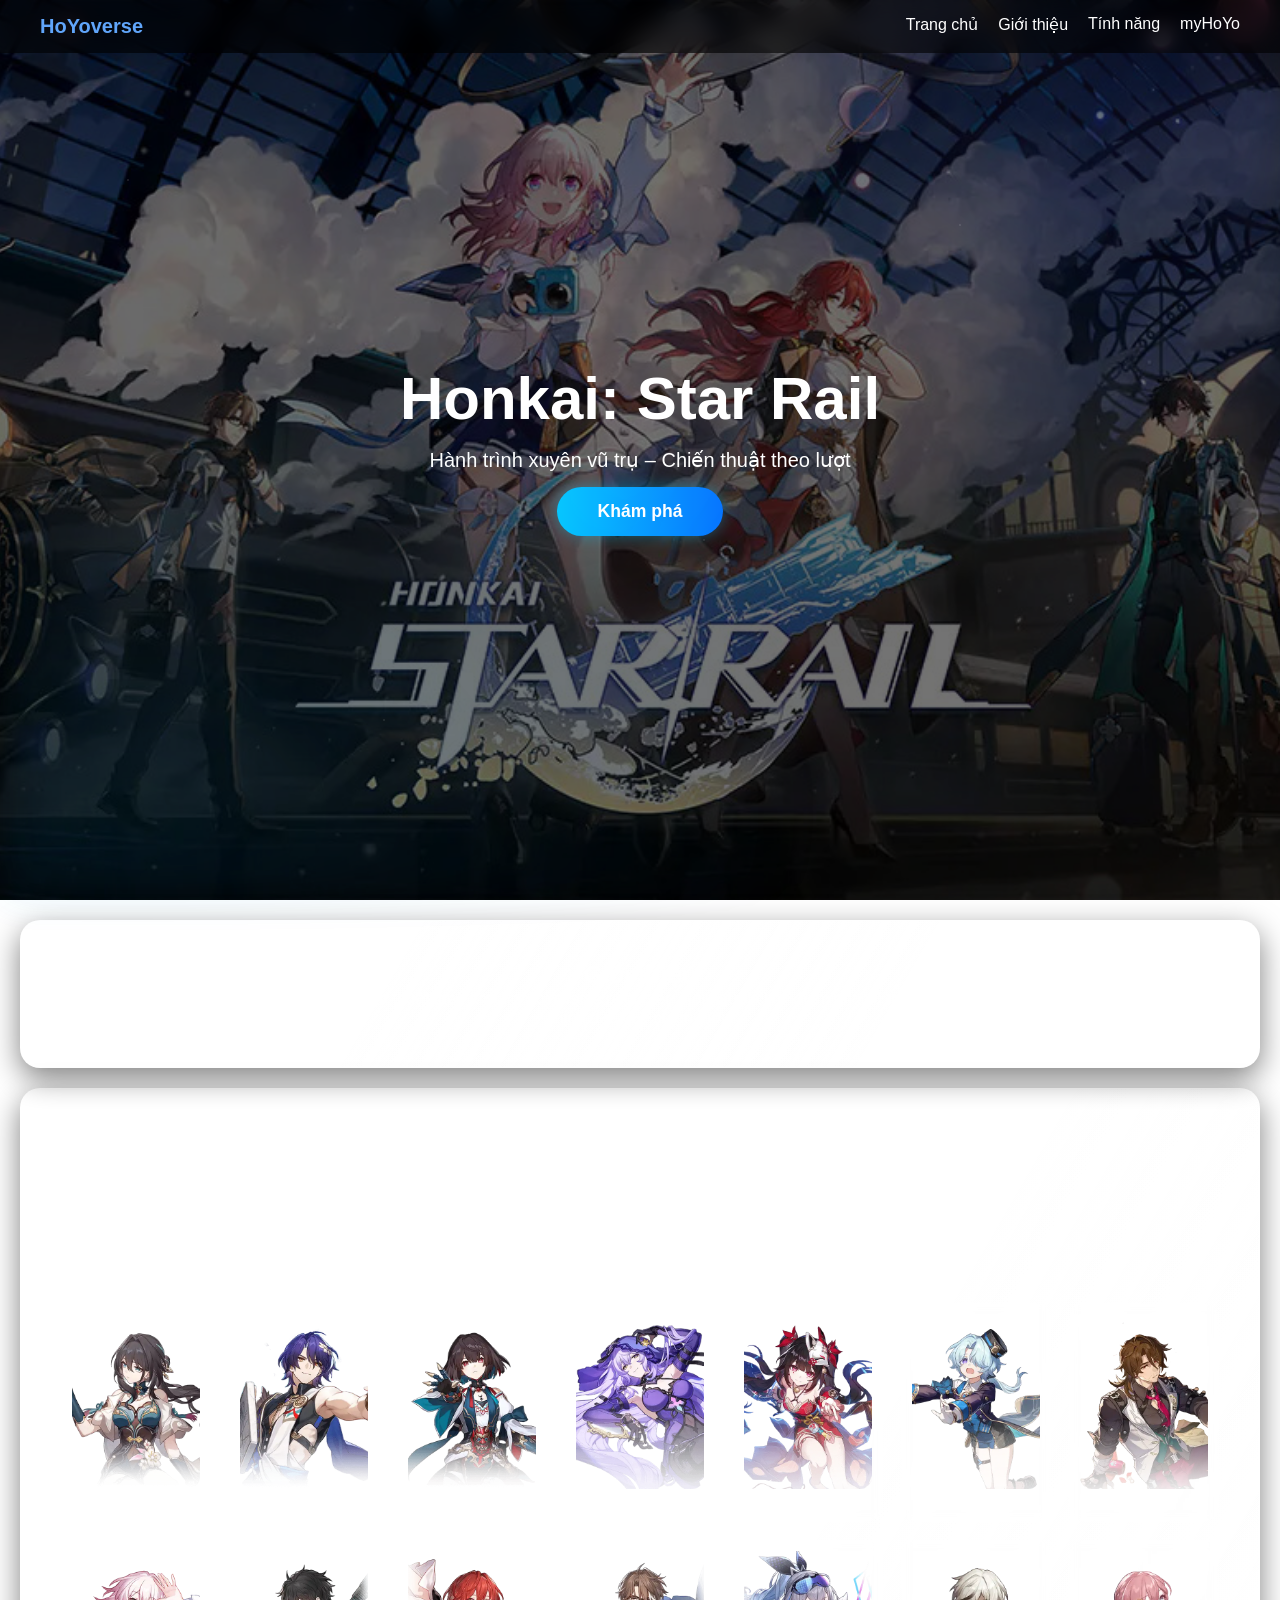
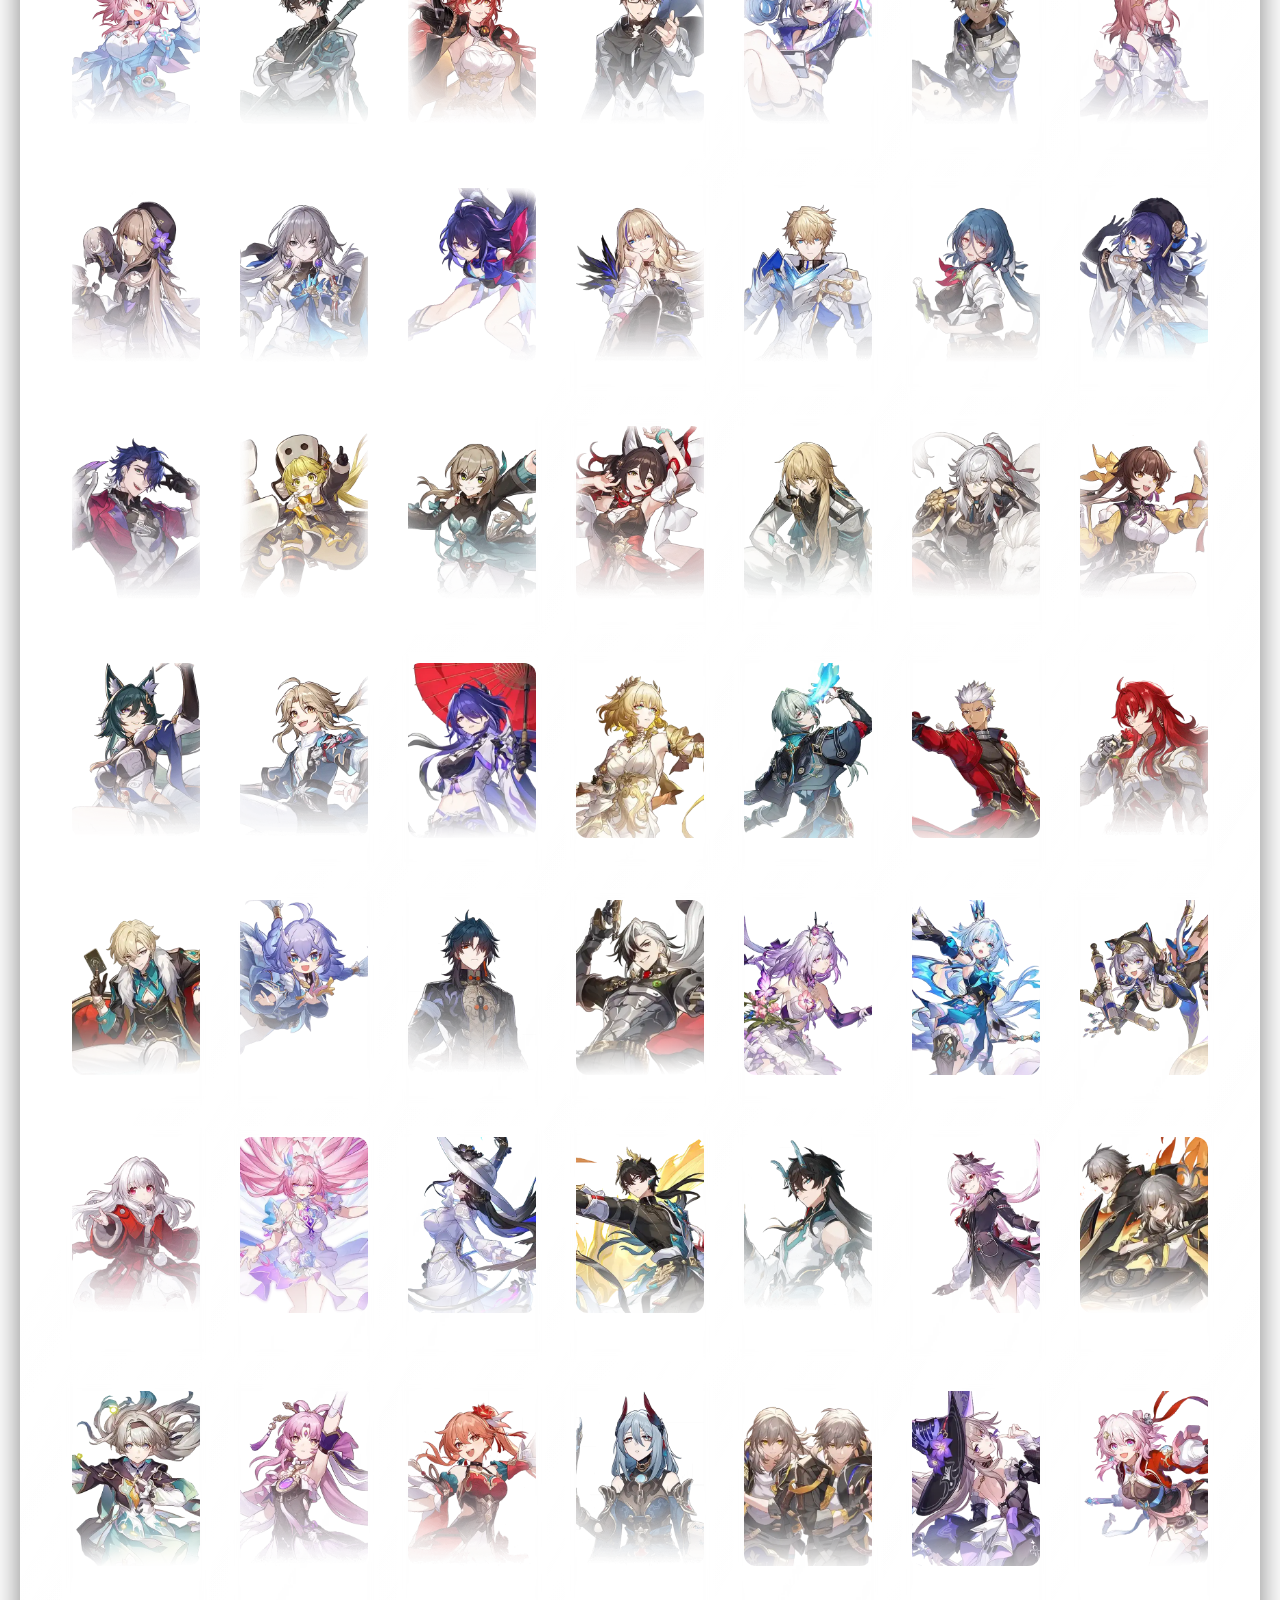
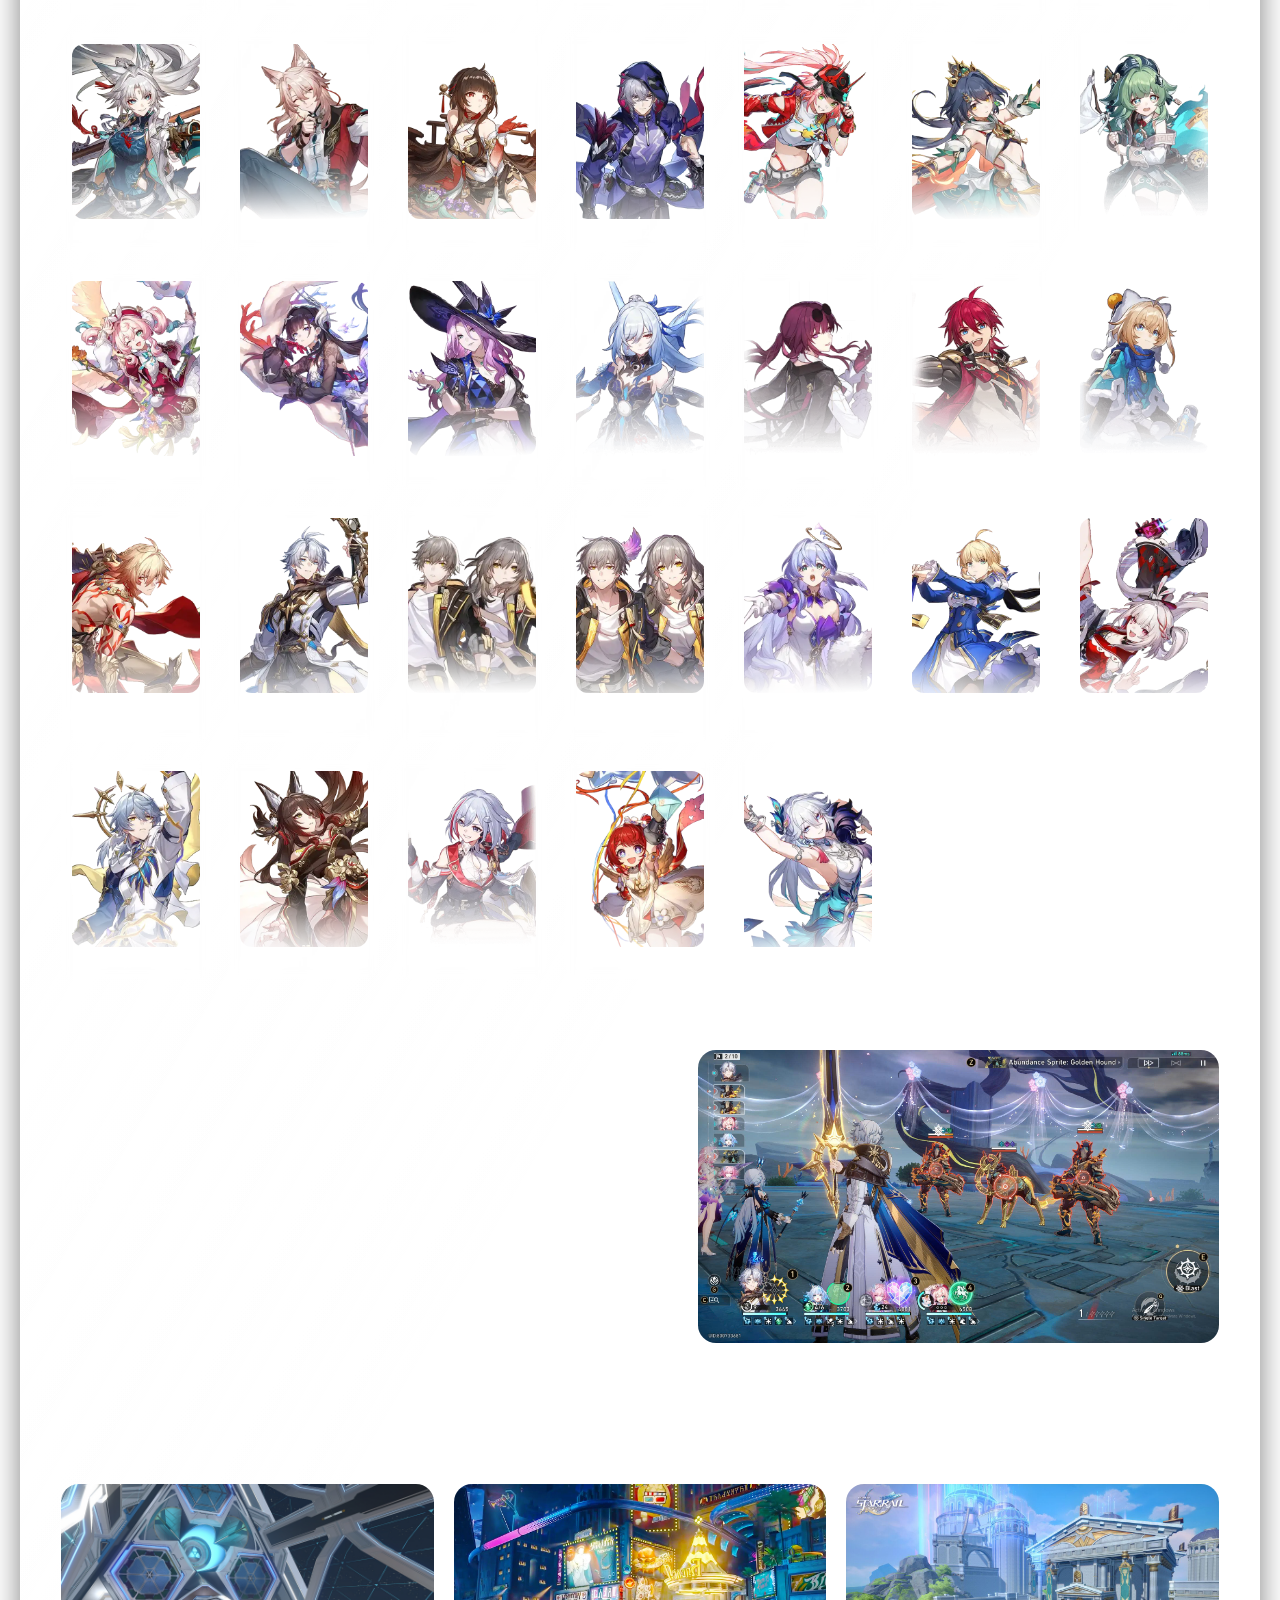
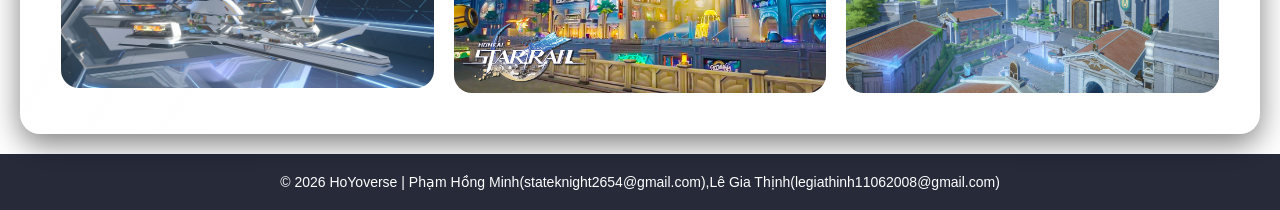
<file: index.html>
<!DOCTYPE html>
<html lang="vi">
<head>
    <meta charset="UTF-8">
    <meta name="viewport" content="width=device-width, initial-scale=1">
    <title>Honkai: Star Rail | HoYoverse</title>
    <link rel="stylesheet" href="style.css">
</head>
<body>

<!-- NAVBAR -->
<nav class="navbar">
    <div class="logo">HoYoverse</div>
    <ul>
        <li><a href="#home">Trang chủ</a></li>
        <li><a href="#intro">Giới thiệu</a></li>
        <li><a href="#features">Tính năng</a></li>
        <li><a href="https://www.hoyoverse.com" target="_blank" rel="noopener noreferrer">myHoYo</a></li>
    </ul>
</nav>

<!-- HERO -->
<section class="hero" id="home">
    <div class="overlay">
        <h1>Honkai: Star Rail</h1>
        <p>Hành trình xuyên vũ trụ – Chiến thuật theo lượt</p>
<button onclick="scrollToIntro()">Khám phá</button>
    </div>
</section>

<!-- INTRO -->
<section class="intro" id="intro">
    <div id="meteor-layer" aria-hidden="true"></div>
    <h2>Giới thiệu</h2>
    <p>
        Honkai: Star Rail là tựa game nhập vai chiến thuật theo lượt
        do HoYoverse phát triển, nơi người chơi khám phá vũ trụ rộng lớn,
        gặp gỡ các nhân vật độc đáo và chiến đấu đầy chiến lược.
    </p>
</section>

<!-- FEATURES -->
<section class="features" id="features">
    <h2>Tính năng nổi bật</h2>

    <!-- NHÂN VẬT (82+) -->
    <div class="feature-block">
        <h3>Nhân vật</h3>
        <p>Hơn 82 nhân vật – bấm vào từng nhân vật để xem thông tin chi tiết.</p>

        <div class="character-grid">
            <!-- COPY DÒNG <a> NÀY ĐỂ THÊM NHÂN VẬT -->
        <a href="character.html?id=ruan-mei">
    <img src="anh/characters/ruan-mei.webp">
    <span>Ruan Mei</span>              
</a>
<a href="character.html?id=dr-ratio">
    <img src="anh/characters/dr-ratio.webp">
    <span>Dr. Ratio</span>              
</a>       
<a href="character.html?id=xueyi">
    <img src="anh/characters/xueyi.webp">
    <span>Xueyi</span>              
</a>       
<a href="character.html?id=black-swan">
    <img src="anh/characters/black-swan.webp">
    <span>Black Swan</span>              
</a>       
<a href="character.html?id=sparkle">
    <img src="anh/characters/sparkle.webp">
    <span>Sparkle</span>              
</a>       
<a href="character.html?id=misha">
    <img src="anh/characters/misha.webp">
    <span>Misha</span>              
</a>       
<a href="character.html?id=gallagher">
    <img src="anh/characters/gallagher.webp">
    <span>Gallagher</span>              
</a>       
<a href="character.html?id=march-7th">
    <img src="anh/characters/march-7th.webp">
    <span>March 7th</span>              
</a>       
<a href="character.html?id=dan-heng">
    <img src="anh/characters/dan-heng.webp">
    <span>Dan Heng</span>              
</a>

<a href="character.html?id=himeko">
    <img src="anh/characters/himeko.webp">
    <span>Himeko</span>              
</a>
<a href="character.html?id=welt">
    <img src="anh/characters/welt.webp">
    <span>Welt</span>              
</a>       
<a href="character.html?id=silver-wolf">
    <img src="anh/characters/silver-wolf.webp">
    <span>Silver Wolf</span>              
</a>       
<a href="character.html?id=arlan">
    <img src="anh/characters/arlan.webp">
    <span>Arlan</span>              
</a>       
<a href="character.html?id=asta">
    <img src="anh/characters/asta.webp">
    <span>Asta</span>              
</a>       
<a href="character.html?id=herta">
    <img src="anh/characters/herta.webp">
    <span>Herta</span>              
</a>       
<a href="character.html?id=bronya">
    <img src="anh/characters/bronya.webp">
    <span>Bronya</span>              
</a>       
<a href="character.html?id=seele">
    <img src="anh/characters/seele.webp">
    <span>Seele</span>              
</a>       
<a href="character.html?id=serval">
    <img src="anh/characters/serval.webp">
    <span>Serval</span>              
</a>       

<a href="character.html?id=gepard">
    <img src="anh/characters/gepard.webp">
    <span>Gepard</span>              
</a>  
<a href="character.html?id=natasha">
    <img src="anh/characters/natasha.webp">
    <span>Natasha</span>              
</a>
<a href="character.html?id=pela">
    <img src="anh/characters/pela.webp">
    <span>Pela</span>              
</a>       
<a href="character.html?id=sampo">
    <img src="anh/characters/sampo.webp">
    <span>Sampo</span>              
</a>       
<a href="character.html?id=hook">
    <img src="anh/characters/hook.webp">
    <span>Hook</span>              
</a>       
<a href="character.html?id=qingque">
    <img src="anh/characters/qingque.webp">
    <span>Qingque</span>              
</a>       
<a href="character.html?id=tingyun">
    <img src="anh/characters/tingyun.webp">
    <span>Tingyun</span>              
</a>       
<a href="character.html?id=luocha">
    <img src="anh/characters/luocha.webp">
    <span>Luocha</span>              
</a>       
<a href="character.html?id=jing-yuan">
    <img src="anh/characters/jing-yuan.webp">
    <span>Jing Yuan</span>              
</a>       

<a href="character.html?id=sushang">
    <img src="anh/characters/sushang.webp">
    <span>Sushang</span>              
</a>
<a href="character.html?id=yukong">
    <img src="anh/characters/yukong.webp">
    <span>Yukong</span>              
</a>              
<a href="character.html?id=yanqing">
    <img src="anh/characters/yanqing.webp">
    <span>Yanqing</span>              
</a>  
<a href="character.html?id=acheron">
    <img src="anh/characters/acheron.webp">
    <span>Acheron</span>              
</a>
<a href="character.html?id=aglaea">
    <img src="anh/characters/aglaea.webp">
    <span>Aglaea</span>              
</a>       
<a href="character.html?id=anaxa">
    <img src="anh/characters/anaxa.webp">
    <span>Anaxa</span>              
</a>       
<a href="character.html?id=archer">
    <img src="anh/characters/archer.webp">
    <span>Archer</span>              
</a>       
<a href="character.html?id=argenti">
    <img src="anh/characters/argenti.webp">
    <span>Argenti</span>              
</a>       
<a href="character.html?id=aventurine">
    <img src="anh/characters/aventurine.webp">
    <span>Aventurine</span>              
</a>       

<a href="character.html?id=bailu">
    <img src="anh/characters/bailu.webp">
    <span>Bailu</span>              
</a>       
<a href="character.html?id=blade">
    <img src="anh/characters/blade.webp">
    <span>Blade</span>              
</a>       
<a href="character.html?id=boothill">
    <img src="anh/characters/boothill.webp">
    <span>Boothill</span>              
</a>       
<a href="character.html?id=castorice">
    <img src="anh/characters/castorice.webp">
    <span>Castorice</span>              
</a>       
<a href="character.html?id=cerydra">
    <img src="anh/characters/cerydra.webp">
    <span>Cerydra</span>              
</a>       
<a href="character.html?id=cipher">
    <img src="anh/characters/cipher.webp">
    <span>Cipher</span>              
</a>       
<a href="character.html?id=clara">
    <img src="anh/characters/clara.webp">
    <span>Clara</span>              
</a>       
<a href="character.html?id=cyrene">
    <img src="anh/characters/cyrene.webp">
    <span>Cyrene</span>              
</a>       
<a href="character.html?id=the-dahlia">
    <img src="anh/characters/the-dahlia.webp">
    <span>The Dahlia</span>              
</a>

<a href="character.html?id=dan-heng-terrae">
    <img src="anh/characters/dan-heng-terrae.webp">
    <span>Dan Heng • Permansor Terrae</span>              
</a> 
<a href="character.html?id=dan-heng-il">
    <img src="anh/characters/dan-heng-il.webp">
    <span>Dan Heng • Imbibitor Lunae</span>              
</a>        
<a href="character.html?id=march-7th-evernight">
    <img src="anh/characters/march-7th-evernight.webp">
    <span>March 7th • Evernight</span>              
</a>       
<a href="character.html?id=trailblazer-preservation">
    <img src="anh/characters/trailblazer-preservation.webp">
    <span>Trailblazer • Preservation</span>              
</a>       
<a href="character.html?id=firefly">
    <img src="anh/characters/firefly.webp">
    <span>Firefly</span>              
</a>  
<a href="character.html?id=fu-xuan">
    <img src="anh/characters/fu-xuan.webp">
    <span>Fu Xuan</span>              
</a>
<a href="character.html?id=guinaifen">
    <img src="anh/characters/guinaifen.webp">
    <span>Guinaifen</span>              
</a>       
<a href="character.html?id=hanya">
    <img src="anh/characters/hanya.webp">
    <span>Hanya</span>              
</a>       
<a href="character.html?id=trailblazer-harmony">
    <img src="anh/characters/trailblazer-harmony.webp">
    <span>Trailblazer • Harmony</span>              
</a>       

<a href="character.html?id=the-herta">
    <img src="anh/characters/the-herta.webp">
    <span>The Herta</span>              
</a>       
<a href="character.html?id=march-7th-hunt">
    <img src="anh/characters/march-7th-hunt.webp">
    <span>March 7th • The Hunt</span>              
</a>       
<a href="character.html?id=feixiao">
    <img src="anh/characters/feixiao.webp">
    <span>Feixiao</span>              
</a>       
<a href="character.html?id=jiaoqiu">
    <img src="anh/characters/jiaoqiu.webp">
    <span>Jiaoqiu</span>              
</a>       
<a href="character.html?id=lingsha">
    <img src="anh/characters/lingsha.webp">
    <span>Lingsha</span>              
</a>       
<a href="character.html?id=moze">
    <img src="anh/characters/moze.webp">
    <span>Moze</span>              
</a>  
<a href="character.html?id=rappa">
    <img src="anh/characters/rappa.webp">
    <span>Rappa</span>              
</a>
<a href="character.html?id=yunli">
    <img src="anh/characters/yunli.webp">
    <span>Yunli</span>              
</a>       
<a href="character.html?id=huohuo">
    <img src="anh/characters/huohuo.webp">
    <span>Huohuo</span>              
</a>       

<a href="character.html?id=hyacine">
    <img src="anh/characters/hyacine.webp">
    <span>Hyacine</span>              
</a>       
<a href="character.html?id=hysilens">
    <img src="anh/characters/hysilens.webp">
    <span>Hysilens</span>              
</a>       
<a href="character.html?id=jade">
    <img src="anh/characters/jade.webp">
    <span>Jade</span>              
</a>       
<a href="character.html?id=jingliu">
    <img src="anh/characters/jingliu.webp">
    <span>Jingliu</span>              
</a>   
<a href="character.html?id=kafka">
    <img src="anh/characters/kafka.webp">
    <span>Kafka</span>              
</a> 
<a href="character.html?id=luka">
    <img src="anh/characters/luka.webp">
    <span>Luka</span>              
</a> 
<a href="character.html?id=lynx">
    <img src="anh/characters/lynx.webp">
    <span>Lynx</span>              
</a>  
<a href="character.html?id=mydei">
    <img src="anh/characters/mydei.webp">
    <span>Mydei</span>              
</a> 
<a href="character.html?id=phainon">
    <img src="anh/characters/phainon.webp">
    <span>Phainon</span>              
</a> 

<a href="character.html?id=trailblazer-destruction">
    <img src="anh/characters/trailblazer-destruction.webp">
    <span>Trailblazer • Destruction</span>              
</a> 
<a href="character.html?id=trailblazer-remembrance">
    <img src="anh/characters/trailblazer-remembrance.webp">
    <span>Trailblazer • Remembrance</span>              
</a> 
<a href="character.html?id=robin">
    <img src="anh/characters/robin.webp">
    <span>Robin</span>              
</a> 
<a href="character.html?id=saber">
    <img src="anh/characters/saber.webp">
    <span>Saber</span>              
</a> 
<a href="character.html?id=sparxie">
    <img src="anh/characters/sparxie.webp">
    <span>Sparxie</span>              
</a> 
<a href="character.html?id=sunday">
    <img src="anh/characters/sunday.webp">
    <span>Sunday</span>              
</a> 
<a href="character.html?id=tingyun-fugue">
    <img src="anh/characters/tingyun-fugue.webp">
    <span>Tingyun • Fugue</span>              
</a> 
<a href="character.html?id=topaz-numby">
    <img src="anh/characters/topaz-numby.webp">
    <span>Topaz & Numby</span>              
</a> 
<a href="character.html?id=tribbie">
    <img src="anh/characters/tribbie.webp">
    <span>Tribbie</span>      
</a> 
<a href="character.html?id=yao-guang">
    <img src="anh/characters/yao-guang.webp">
    <span>Yao Guang</span>
</a>
    </div>
    <!-- LỐI CHƠI -->
    <div class="feature-block reverse">
        <div class="text">
            <h3>Lối chơi</h3>
            <p>Chiến đấu theo lượt, xây dựng đội hình và chiến thuật.</p>
        </div>
        <img src="anh/characters/gameplay.jpg">
    </div>

    <!-- THẾ GIỚI KHOA HỌC VIỄN TƯỞNG -->
    <div class="feature-block">
        <h3>Thế giới khoa học viễn tưởng</h3>
        <p>Những hành tinh với bản đồ và bối cảnh đa dạng.</p>

        <div class="world-grid">
            <img src="anh/characters/map1.png">
            <img src="anh/characters/map2.jpg">
            <img src="anh/characters/map3.jpg">
        </div>
    </div>
</section>

<!-- FOOTER -->
<footer>
    <p>© 2026 HoYoverse | Phạm Hồng Minh(stateknight2654@gmail.com),Lê Gia Thịnh(legiathinh11062008@gmail.com)</p>
</footer>

<script src="characters.js"></script>
<script src="script.js"></script>
</body>
</html>
</file>
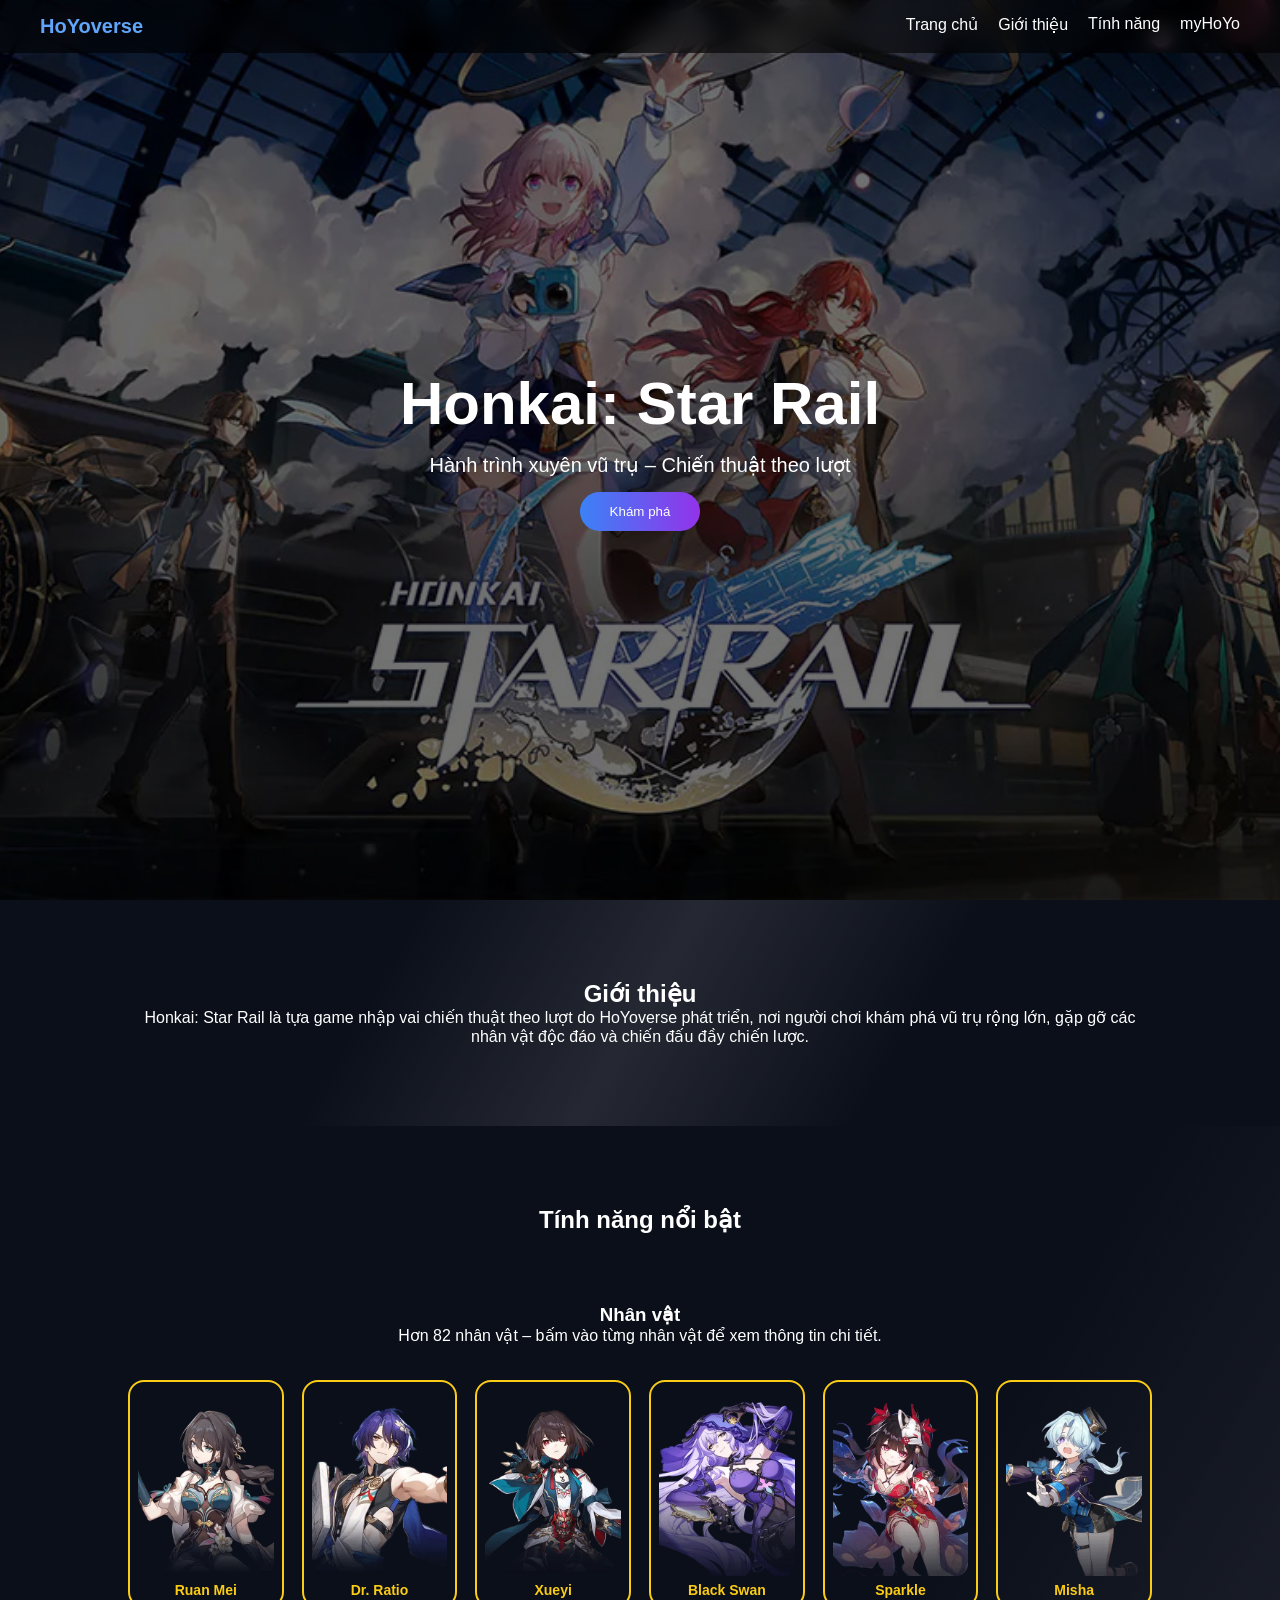
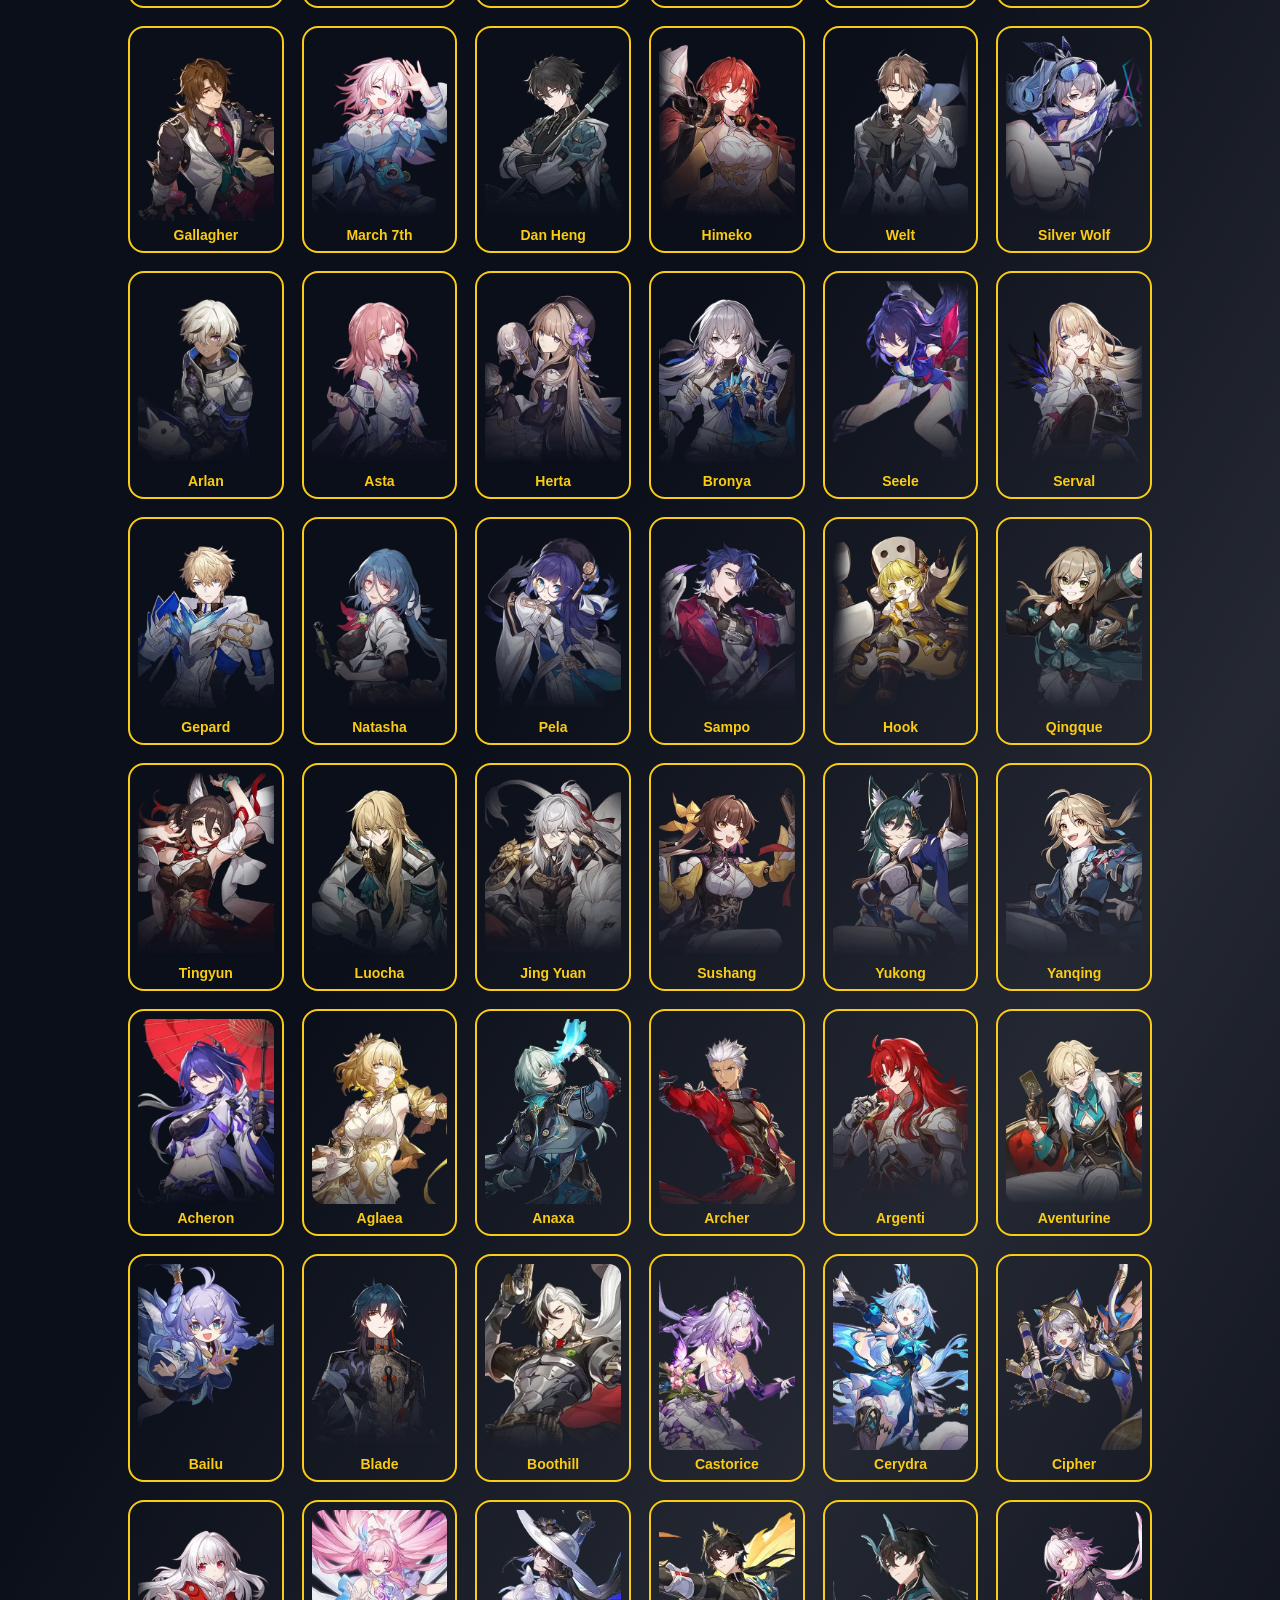
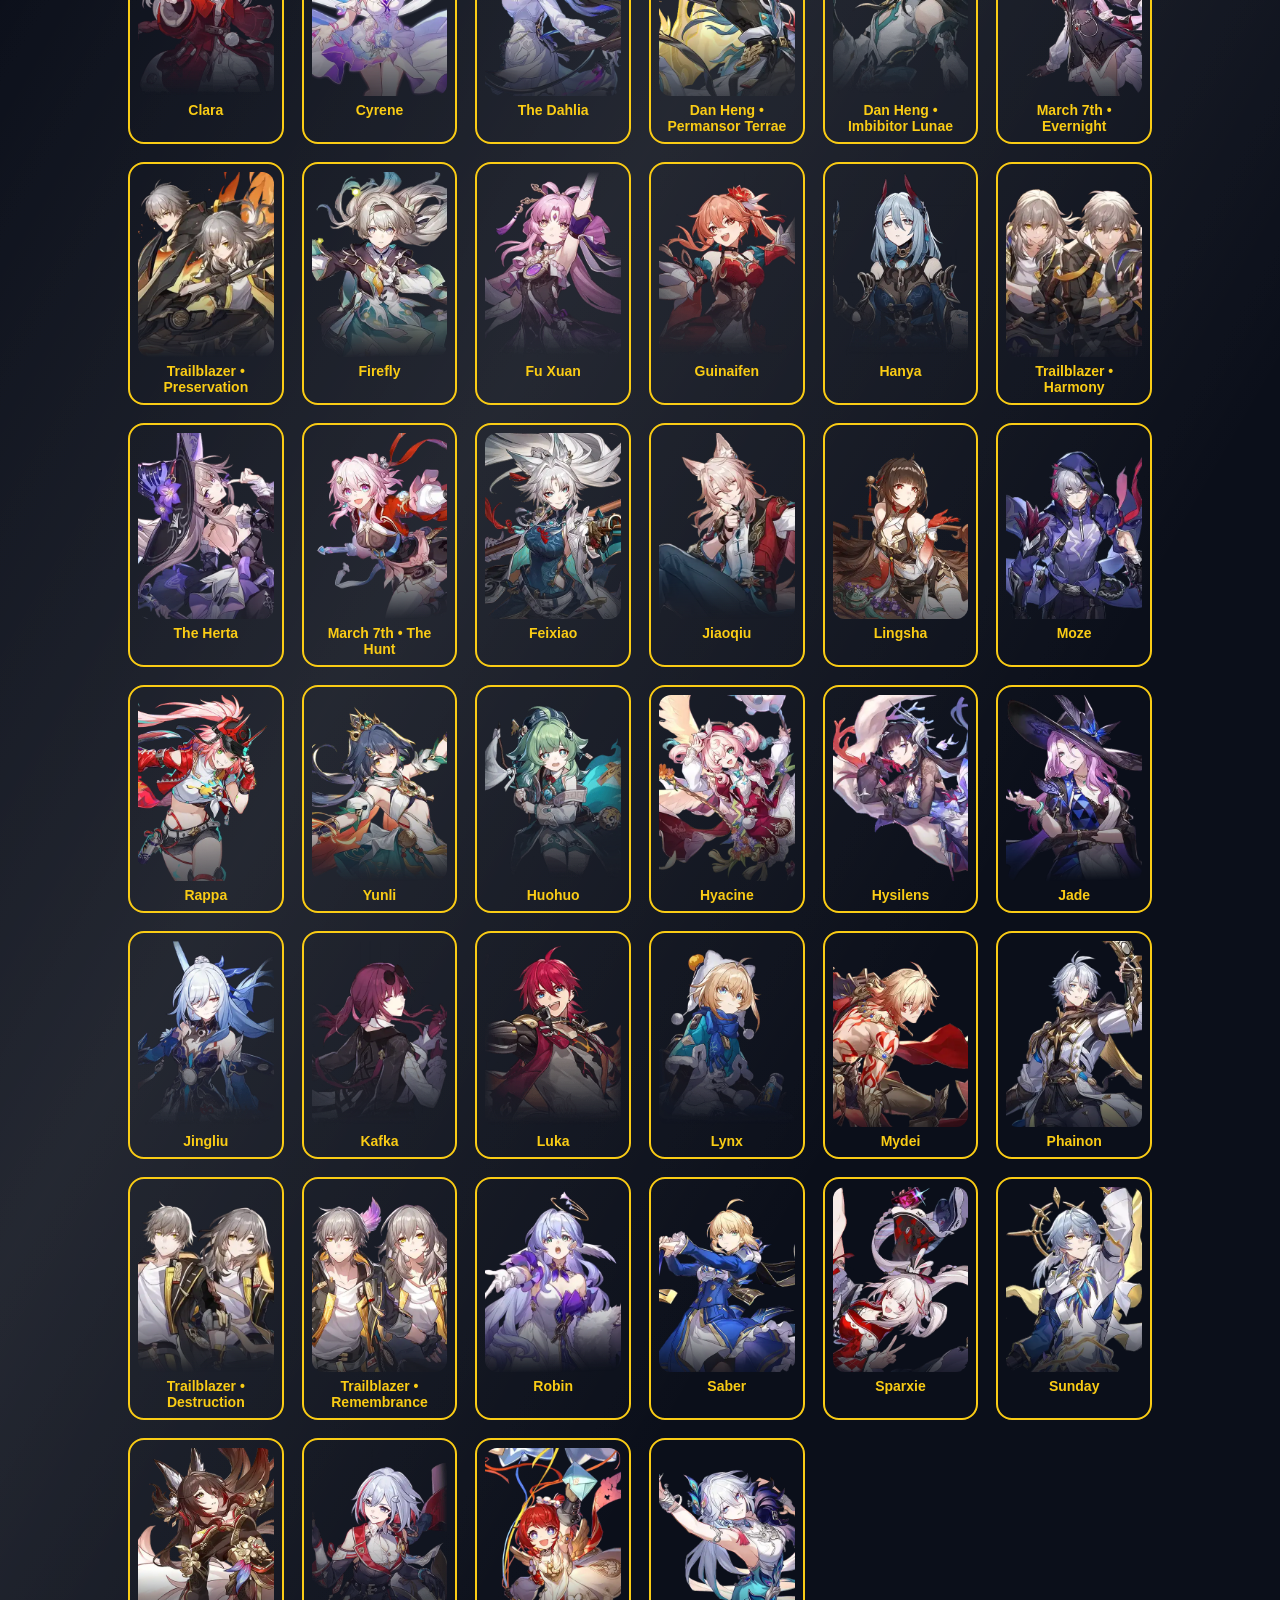
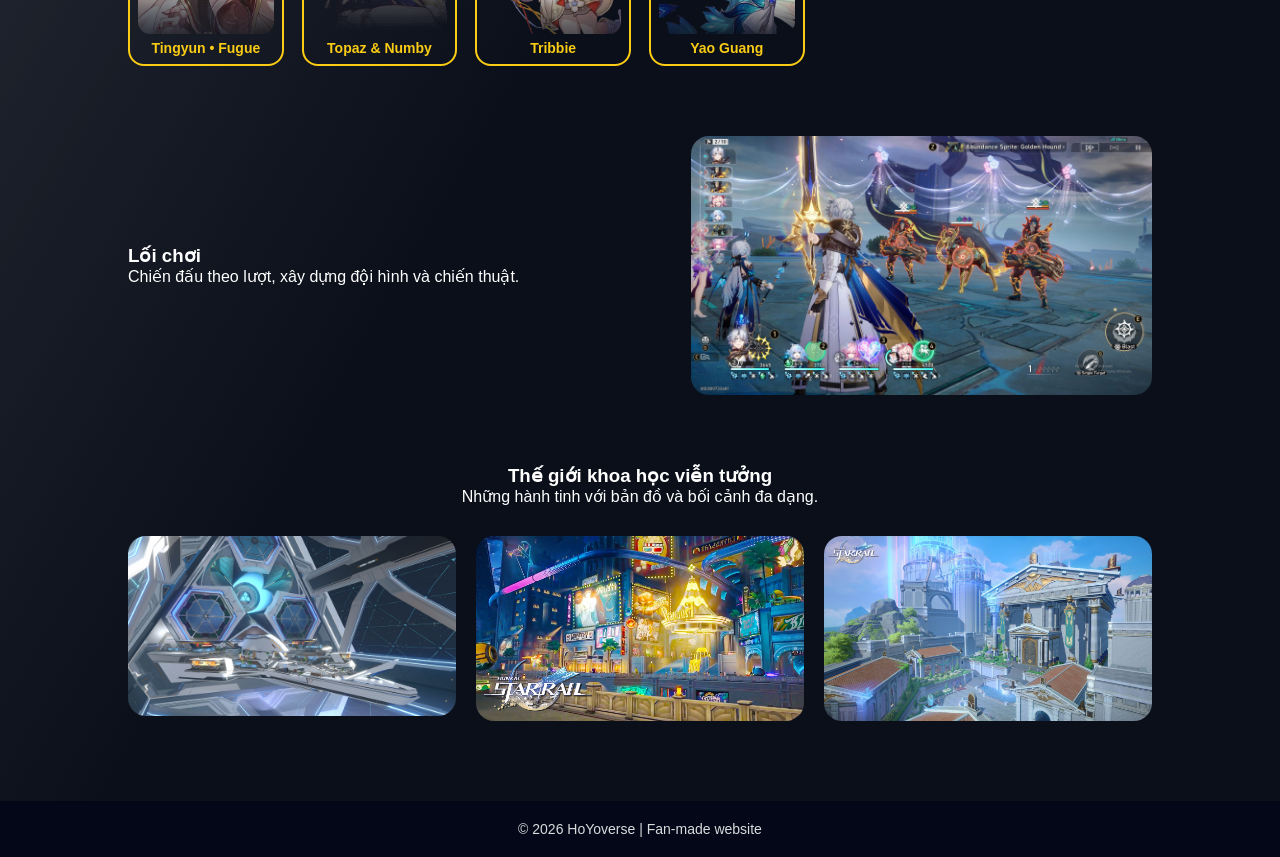
<file: sjokt1(H.minh)/index.html>
<!DOCTYPE html>
<html lang="vi">
<head>
    <meta charset="UTF-8">
    <title>Honkai: Star Rail | HoYoverse</title>
    <link rel="stylesheet" href="style.css">
</head>
<body>

<!-- NAVBAR -->
<nav class="navbar">
    <div class="logo">HoYoverse</div>
    <ul>
        <li><a href="#home">Trang chủ</a></li>
        <li><a href="#intro">Giới thiệu</a></li>
        <li><a href="#features">Tính năng</a></li>
        <li><a href="https://www.hoyoverse.com" target="_blank">myHoYo</a></li>
    </ul>
</nav>

<!-- HERO -->
<section class="hero" id="home">
    <div class="overlay">
        <h1>Honkai: Star Rail</h1>
        <p>Hành trình xuyên vũ trụ – Chiến thuật theo lượt</p>
        <button onclick="scrollToIntro()">Khám phá</button>
    </div>
</section>

<!-- INTRO -->
<section class="intro" id="intro">
    <h2>Giới thiệu</h2>
    <p>
        Honkai: Star Rail là tựa game nhập vai chiến thuật theo lượt
        do HoYoverse phát triển, nơi người chơi khám phá vũ trụ rộng lớn,
        gặp gỡ các nhân vật độc đáo và chiến đấu đầy chiến lược.
    </p>
</section>

<!-- FEATURES -->
<section class="features" id="features">
    <h2>Tính năng nổi bật</h2>

    <!-- NHÂN VẬT (82+) -->
    <div class="feature-block">
        <h3>Nhân vật</h3>
        <p>Hơn 82 nhân vật – bấm vào từng nhân vật để xem thông tin chi tiết.</p>

        <div class="character-grid">
            <!-- COPY DÒNG <a> NÀY ĐỂ THÊM NHÂN VẬT -->
        <a href="character.html?id=ruan-mei">
    <img src="anh/characters/ruan-mei.webp">
    <span>Ruan Mei</span>              
</a>
<a href="character.html?id=dr-ratio">
    <img src="anh/characters/dr-ratio.webp">
    <span>Dr. Ratio</span>              
</a>       
<a href="character.html?id=xueyi">
    <img src="anh/characters/xueyi.webp">
    <span>Xueyi</span>              
</a>       
<a href="character.html?id=black-swan">
    <img src="anh/characters/black-swan.webp">
    <span>Black Swan</span>              
</a>       
<a href="character.html?id=sparkle">
    <img src="anh/characters/sparkle.webp">
    <span>Sparkle</span>              
</a>       
<a href="character.html?id=misha">
    <img src="anh/characters/misha.webp">
    <span>Misha</span>              
</a>       
<a href="character.html?id=gallagher">
    <img src="anh/characters/gallagher.webp">
    <span>Gallagher</span>              
</a>       
<a href="character.html?id=march-7th">
    <img src="anh/characters/march-7th.webp">
    <span>March 7th</span>              
</a>       
<a href="character.html?id=dan-heng">
    <img src="anh/characters/dan-heng.webp">
    <span>Dan Heng</span>              
</a>

<a href="character.html?id=himeko">
    <img src="anh/characters/himeko.webp">
    <span>Himeko</span>              
</a>
<a href="character.html?id=welt">
    <img src="anh/characters/welt.webp">
    <span>Welt</span>              
</a>       
<a href="character.html?id=silver-wolf">
    <img src="anh/characters/silver-wolf.webp">
    <span>Silver Wolf</span>              
</a>       
<a href="character.html?id=arlan">
    <img src="anh/characters/arlan.webp">
    <span>Arlan</span>              
</a>       
<a href="character.html?id=asta">
    <img src="anh/characters/asta.webp">
    <span>Asta</span>              
</a>       
<a href="character.html?id=herta">
    <img src="anh/characters/herta.webp">
    <span>Herta</span>              
</a>       
<a href="character.html?id=bronya">
    <img src="anh/characters/bronya.webp">
    <span>Bronya</span>              
</a>       
<a href="character.html?id=seele">
    <img src="anh/characters/seele.webp">
    <span>Seele</span>              
</a>       
<a href="character.html?id=serval">
    <img src="anh/characters/serval.webp">
    <span>Serval</span>              
</a>       

<a href="character.html?id=gepard">
    <img src="anh/characters/gepard.webp">
    <span>Gepard</span>              
</a>  
<a href="character.html?id=natasha">
    <img src="anh/characters/natasha.webp">
    <span>Natasha</span>              
</a>
<a href="character.html?id=pela">
    <img src="anh/characters/pela.webp">
    <span>Pela</span>              
</a>       
<a href="character.html?id=sampo">
    <img src="anh/characters/sampo.webp">
    <span>Sampo</span>              
</a>       
<a href="character.html?id=hook">
    <img src="anh/characters/hook.webp">
    <span>Hook</span>              
</a>       
<a href="character.html?id=qingque">
    <img src="anh/characters/qingque.webp">
    <span>Qingque</span>              
</a>       
<a href="character.html?id=tingyun">
    <img src="anh/characters/tingyun.webp">
    <span>Tingyun</span>              
</a>       
<a href="character.html?id=luocha">
    <img src="anh/characters/luocha.webp">
    <span>Luocha</span>              
</a>       
<a href="character.html?id=jing-yuan">
    <img src="anh/characters/jing-yuan.webp">
    <span>Jing Yuan</span>              
</a>       

<a href="character.html?id=sushang">
    <img src="anh/characters/sushang.webp">
    <span>Sushang</span>              
</a>
<a href="character.html?id=yukong">
    <img src="anh/characters/yukong.webp">
    <span>Yukong</span>              
</a>              
<a href="character.html?id=yanqing">
    <img src="anh/characters/yanqing.webp">
    <span>Yanqing</span>              
</a>  
<a href="character.html?id=acheron">
    <img src="anh/characters/acheron.webp">
    <span>Acheron</span>              
</a>
<a href="character.html?id=aglaea">
    <img src="anh/characters/aglaea.webp">
    <span>Aglaea</span>              
</a>       
<a href="character.html?id=anaxa">
    <img src="anh/characters/anaxa.webp">
    <span>Anaxa</span>              
</a>       
<a href="character.html?id=archer">
    <img src="anh/characters/archer.webp">
    <span>Archer</span>              
</a>       
<a href="character.html?id=argenti">
    <img src="anh/characters/argenti.webp">
    <span>Argenti</span>              
</a>       
<a href="character.html?id=aventurine">
    <img src="anh/characters/aventurine.webp">
    <span>Aventurine</span>              
</a>       

<a href="character.html?id=bailu">
    <img src="anh/characters/bailu.webp">
    <span>Bailu</span>              
</a>       
<a href="character.html?id=blade">
    <img src="anh/characters/blade.webp">
    <span>Blade</span>              
</a>       
<a href="character.html?id=boothill">
    <img src="anh/characters/boothill.webp">
    <span>Boothill</span>              
</a>       
<a href="character.html?id=castorice">
    <img src="anh/characters/castorice.webp">
    <span>Castorice</span>              
</a>       
<a href="character.html?id=cerydra">
    <img src="anh/characters/cerydra.webp">
    <span>Cerydra</span>              
</a>       
<a href="character.html?id=cipher">
    <img src="anh/characters/cipher.webp">
    <span>Cipher</span>              
</a>       
<a href="character.html?id=clara">
    <img src="anh/characters/clara.webp">
    <span>Clara</span>              
</a>       
<a href="character.html?id=cyrene">
    <img src="anh/characters/cyrene.webp">
    <span>Cyrene</span>              
</a>       
<a href="character.html?id=the-dahlia">
    <img src="anh/characters/the-dahlia.webp">
    <span>The Dahlia</span>              
</a>

<a href="character.html?id=dan-heng-terrae">
    <img src="anh/characters/dan-heng-terrae.webp">
    <span>Dan Heng • Permansor Terrae</span>              
</a> 
<a href="character.html?id=dan-heng-il">
    <img src="anh/characters/dan-heng-il.webp">
    <span>Dan Heng • Imbibitor Lunae</span>              
</a>        
<a href="character.html?id=march-7th-evernight">
    <img src="anh/characters/march-7th-evernight.webp">
    <span>March 7th • Evernight</span>              
</a>       
<a href="character.html?id=trailblazer-preservation">
    <img src="anh/characters/trailblazer-preservation.webp">
    <span>Trailblazer • Preservation</span>              
</a>       
<a href="character.html?id=firefly">
    <img src="anh/characters/firefly.webp">
    <span>Firefly</span>              
</a>  
<a href="character.html?id=fu-xuan">
    <img src="anh/characters/fu-xuan.webp">
    <span>Fu Xuan</span>              
</a>
<a href="character.html?id=guinaifen">
    <img src="anh/characters/guinaifen.webp">
    <span>Guinaifen</span>              
</a>       
<a href="character.html?id=hanya">
    <img src="anh/characters/hanya.webp">
    <span>Hanya</span>              
</a>       
<a href="character.html?id=trailblazer-harmony">
    <img src="anh/characters/trailblazer-harmony.webp">
    <span>Trailblazer • Harmony</span>              
</a>       

<a href="character.html?id=the-herta">
    <img src="anh/characters/the-herta.webp">
    <span>The Herta</span>              
</a>       
<a href="character.html?id=march-7th-hunt">
    <img src="anh/characters/march-7th-hunt.webp">
    <span>March 7th • The Hunt</span>              
</a>       
<a href="character.html?id=feixiao">
    <img src="anh/characters/feixiao.webp">
    <span>Feixiao</span>              
</a>       
<a href="character.html?id=jiaoqiu">
    <img src="anh/characters/jiaoqiu.webp">
    <span>Jiaoqiu</span>              
</a>       
<a href="character.html?id=lingsha">
    <img src="anh/characters/lingsha.webp">
    <span>Lingsha</span>              
</a>       
<a href="character.html?id=moze">
    <img src="anh/characters/moze.webp">
    <span>Moze</span>              
</a>  
<a href="character.html?id=rappa">
    <img src="anh/characters/rappa.webp">
    <span>Rappa</span>              
</a>
<a href="character.html?id=yunli">
    <img src="anh/characters/yunli.webp">
    <span>Yunli</span>              
</a>       
<a href="character.html?id=huohuo">
    <img src="anh/characters/huohuo.webp">
    <span>Huohuo</span>              
</a>       

<a href="character.html?id=hyacine">
    <img src="anh/characters/hyacine.webp">
    <span>Hyacine</span>              
</a>       
<a href="character.html?id=hysilens">
    <img src="anh/characters/hysilens.webp">
    <span>Hysilens</span>              
</a>       
<a href="character.html?id=jade">
    <img src="anh/characters/jade.webp">
    <span>Jade</span>              
</a>       
<a href="character.html?id=jingliu">
    <img src="anh/characters/jingliu.webp">
    <span>Jingliu</span>              
</a>   
<a href="character.html?id=kafka">
    <img src="anh/characters/kafka.webp">
    <span>Kafka</span>              
</a> 
<a href="character.html?id=luka">
    <img src="anh/characters/luka.webp">
    <span>Luka</span>              
</a> 
<a href="character.html?id=lynx">
    <img src="anh/characters/lynx.webp">
    <span>Lynx</span>              
</a>  
<a href="character.html?id=mydei">
    <img src="anh/characters/mydei.webp">
    <span>Mydei</span>              
</a> 
<a href="character.html?id=phainon">
    <img src="anh/characters/phainon.webp">
    <span>Phainon</span>              
</a> 

<a href="character.html?id=trailblazer-destruction">
    <img src="anh/characters/trailblazer-destruction.webp">
    <span>Trailblazer • Destruction</span>              
</a> 
<a href="character.html?id=trailblazer-remembrance">
    <img src="anh/characters/trailblazer-remembrance.webp">
    <span>Trailblazer • Remembrance</span>              
</a> 
<a href="character.html?id=robin">
    <img src="anh/characters/robin.webp">
    <span>Robin</span>              
</a> 
<a href="character.html?id=saber">
    <img src="anh/characters/saber.webp">
    <span>Saber</span>              
</a> 
<a href="character.html?id=sparxie">
    <img src="anh/characters/sparxie.webp">
    <span>Sparxie</span>              
</a> 
<a href="character.html?id=sunday">
    <img src="anh/characters/sunday.webp">
    <span>Sunday</span>              
</a> 
<a href="character.html?id=tingyun-fugue">
    <img src="anh/characters/tingyun-fugue.webp">
    <span>Tingyun • Fugue</span>              
</a> 
<a href="character.html?id=topaz-numby">
    <img src="anh/characters/topaz-numby.webp">
    <span>Topaz & Numby</span>              
</a> 
<a href="character.html?id=tribbie">
    <img src="anh/characters/tribbie.webp">
    <span>Tribbie</span>      
</a> 
<a href="character.html?id=yao-guang">
    <img src="anh/characters/yao-guang.webp">
    <span>Yao Guang</span>
</a>
    </div>
    <!-- LỐI CHƠI -->
    <div class="feature-block reverse">
        <div class="text">
            <h3>Lối chơi</h3>
            <p>Chiến đấu theo lượt, xây dựng đội hình và chiến thuật.</p>
        </div>
        <img src="anh/characters/gameplay.jpg">
    </div>

    <!-- THẾ GIỚI KHOA HỌC VIỄN TƯỞNG -->
    <div class="feature-block">
        <h3>Thế giới khoa học viễn tưởng</h3>
        <p>Những hành tinh với bản đồ và bối cảnh đa dạng.</p>

        <div class="world-grid">
            <img src="anh/characters/map1.png">
            <img src="anh/characters/map2.jpg">
            <img src="anh/characters/map3.jpg">
        </div>
    </div>
</section>

<!-- FOOTER -->
<footer>
    <p>© 2026 HoYoverse | Fan-made website</p>
</footer>

<script src="script.js"></script>
</body>
</html>
</file>
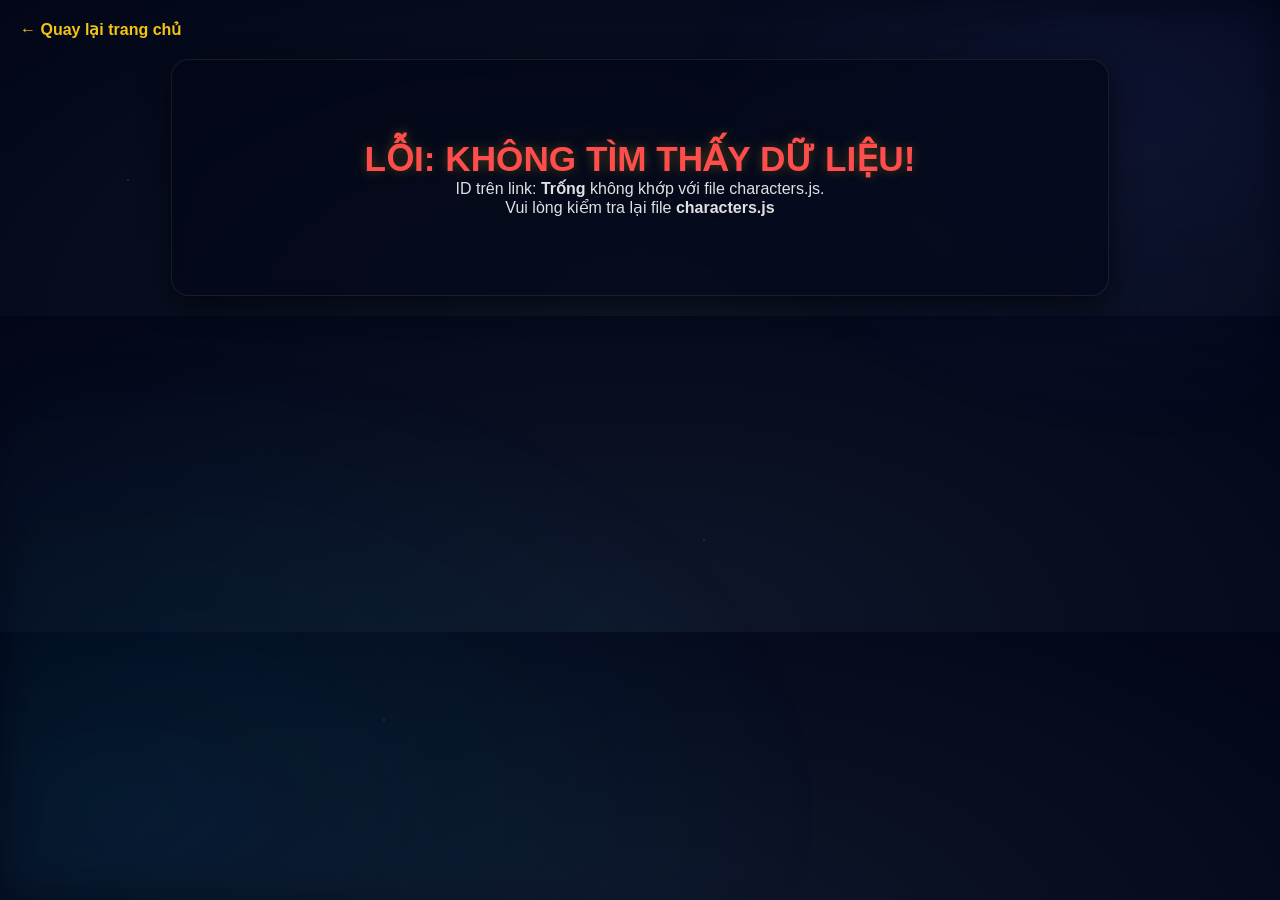
<file: character.html>
<!DOCTYPE html>
<html lang="vi">
<head>
    <meta charset="UTF-8">
    <meta name="viewport" content="width=device-width, initial-scale=1">
    <title>Thông tin nhân vật</title>
    <style>
        body { background: radial-gradient(ellipse at bottom, #0f172a 0%, #020617 100%); color: white; font-family: "Segoe UI", Arial, sans-serif; margin: 0; padding: 20px; position: relative; }
        body::before { content: ""; position: fixed; inset: 0; background: radial-gradient(1200px 800px at 10% 90%, rgba(14,165,233,0.12), transparent 60%), radial-gradient(800px 600px at 90% 10%, rgba(99,102,241,0.12), transparent 60%); filter: blur(20px); opacity: 0.8; pointer-events: none; z-index: 0; animation: nebula 24s linear infinite alternate; }
        body::after { content: ""; position: fixed; inset: 0; background-image: radial-gradient(2px 2px at 10% 20%, rgba(255,255,255,0.7), transparent 60%), radial-gradient(2px 2px at 30% 80%, rgba(255,255,255,0.6), transparent 60%), radial-gradient(2px 2px at 75% 25%, rgba(255,255,255,0.7), transparent 60%), radial-gradient(2px 2px at 55% 60%, rgba(255,255,255,0.6), transparent 60%); opacity: 0.35; pointer-events: none; z-index: 0; animation: starDrift 40s linear infinite; }
        @keyframes nebula { from { transform: translate3d(0,0,0) scale(1);} to { transform: translate3d(0,-10px,0) scale(1.02);} }
        @keyframes starDrift { from { transform: translate3d(0,0,0);} to { transform: translate3d(0,-30px,0);} }
        .container { position: relative; z-index: 1; max-width: 880px; margin: auto; padding: 28px; border: 1px solid rgba(255,255,255,0.08); border-radius: 18px; background: rgba(2,6,23,0.6); backdrop-filter: blur(10px); box-shadow: 0 10px 30px rgba(0,0,0,0.6); }
        
        .header { display: flex; gap: 20px; align-items: center; border-bottom: 2px solid #f3c316; padding-bottom: 20px; margin-bottom: 10px; }
        .char-portrait { width: 140px; height: 140px; border-radius: 12px; border: 2px solid #f3c316; object-fit: cover; box-shadow: 0 0 20px rgba(243,195,22,0.35); }
        
        .build-section { 
            margin-top: 15px; 
            background: rgba(21,24,33,0.8); 
            padding: 15px 20px; 
            border-radius: 12px; 
            display: flex; 
            justify-content: space-between; 
            align-items: center; 
        }
        
        .build-info { flex: 1; }
        h1 { color: #f3c316; margin: 0; font-size: 2.2em; text-shadow: 0 0 12px rgba(243,195,22,0.3); }
        h3 { color: #f3c316; margin: 0 0 5px 0; font-size: 1.1em; }
        p { margin: 0; color: #e0e0e0; }

        .build-img { 
            width: 70px; 
            height: 70px; 
            object-fit: contain; 
            background: rgba(0,0,0,0.25); 
            border-radius: 10px; 
            padding: 5px;
            margin-left: 15px;
            border: 1px solid rgba(255,255,255,0.08);
            box-shadow: 0 0 12px rgba(255,255,255,0.12);
        }

        .back-btn { display: inline-block; margin-bottom: 20px; color: #f3c316; text-decoration: none; font-weight: bold; }
        .error-box { text-align: center; padding: 50px; }

        @media (max-width: 768px) {
            .header { flex-direction: column; text-align: center; }
            .char-portrait { width: 120px; height: 120px; }
            .build-section { flex-direction: column; gap: 10px; align-items: flex-start; }
            .build-img { margin-left: 0; }
        }
    </style>
</head>
<body>

    <a href="index.html" class="back-btn">← Quay lại trang chủ</a>

    <div id="content" class="container">
        <h1 style="text-align:center;">Đang tải dữ liệu...</h1>
    </div>

    <script src="characters.js"></script> 
    <script>
        window.onload = function() {
            const params = new URLSearchParams(window.location.search);
            const charId = params.get('id');
            const display = document.getElementById('content');

            // Kiểm tra dữ liệu
            if (typeof characterData !== 'undefined' && charId && characterData[charId]) {
                const data = characterData[charId];

                // Logic chọn ID ảnh: Nếu có relic_id thì dùng, không thì dùng charId làm mặc định
                const rID = data.relic_id || charId;
                const pID = data.planar_id || charId;

                display.innerHTML = `
                    <div class="header">
                        <img src="anh/characters/${charId}.webp" class="char-portrait" loading="lazy" alt="${data.name}" onerror="this.src='anh/characters/default.webp'">
                        <div class="info">
                            <h1>${data.name}</h1>
                            <p>Vận mệnh: <b>${data.path}</b> | Thuộc tính: <b>${data.element}</b></p>
                        </div>
                    </div>

                    <div class="build-section">
                        <div class="build-info">
                            <h3>🛡️ Di Vật khuyên dùng:</h3>
                            <p>${data.relics}</p>
                        </div>
                        <img src="anh/items/relics/${rID}.webp" class="build-img" loading="lazy" alt="Di Vật" onerror="this.style.display='none'">
                    </div>

                    <div class="build-section">
                        <div class="build-info">
                            <h3>💎 Phụ Kiện Vị Diện:</h3>
                            <p>${data.ornaments}</p>
                        </div>
                        <img src="anh/items/ornaments/${pID}.webp" class="build-img" loading="lazy" alt="Phụ Kiện Vị Diện" onerror="this.style.display='none'">
                    </div>

                    <div class="build-section">
                        <div class="build-info">
                            <h3>⚔️ Nón Ánh Sáng:</h3>
                            <p>${data.lightCone}</p>
                        </div>
                        <img src="anh/items/lightcones/${charId}.webp" class="build-img" loading="lazy" alt="Nón Ánh Sáng" onerror="this.style.display='none'">
                    </div>

                    <div class="build-section">
                        <div class="build-info">
                            <h3>📊 Chỉ số ưu tiên:</h3>
                            <p>${data.stats}</p>
                        </div>
                    </div>
                `;
            } else {
                display.innerHTML = `
                    <div class="error-box">
                        <h1 style="color: #ff4d4d;">LỖI: KHÔNG TÌM THẤY DỮ LIỆU!</h1>
                        <p>ID trên link: <b>${charId || 'Trống'}</b> không khớp với file characters.js.</p>
                        <p>Vui lòng kiểm tra lại file <b>characters.js</b></p>
                    </div>`;
            }
        };
    </script>
</body>
</html>
</file>
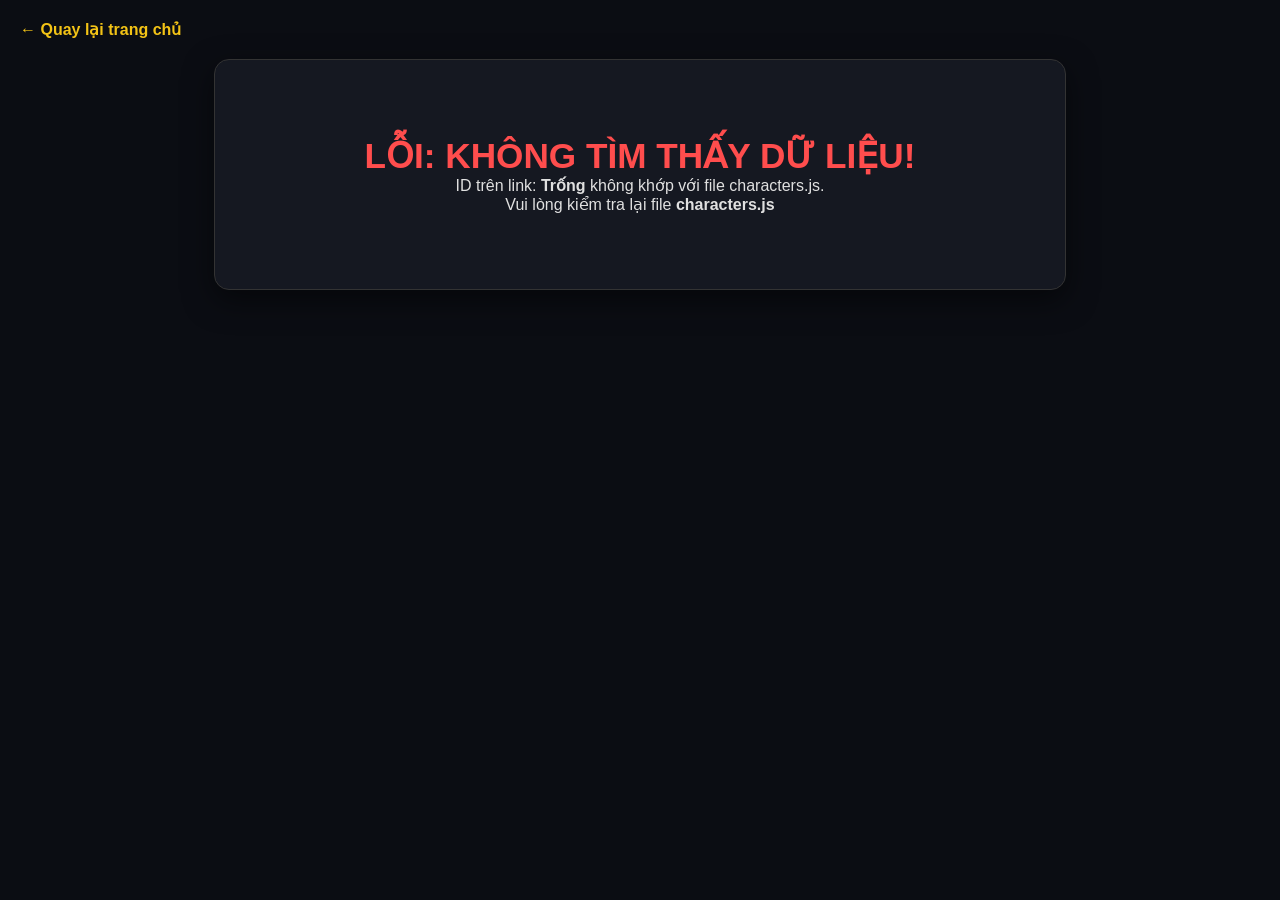
<file: sjokt1(H.minh)/character.html>
<!DOCTYPE html>
<html lang="vi">
<head>
    <meta charset="UTF-8">
    <title>Thông tin nhân vật</title>
    <style>
        body { background: #0b0d13; color: white; font-family: Arial, sans-serif; margin: 0; padding: 20px; }
        .container { max-width: 800px; margin: auto; padding: 25px; border: 1px solid #333; border-radius: 15px; background: #151821; box-shadow: 0 10px 30px rgba(0,0,0,0.5); }
        
        .header { display: flex; gap: 20px; align-items: center; border-bottom: 2px solid #f3c316; padding-bottom: 20px; margin-bottom: 10px; }
        .char-portrait { width: 140px; height: 140px; border-radius: 12px; border: 2px solid #f3c316; object-fit: cover; }
        
        .build-section { 
            margin-top: 15px; 
            background: #1f232e; 
            padding: 15px 20px; 
            border-radius: 12px; 
            display: flex; 
            justify-content: space-between; 
            align-items: center; 
        }
        
        .build-info { flex: 1; }
        h1 { color: #f3c316; margin: 0; font-size: 2.2em; }
        h3 { color: #f3c316; margin: 0 0 5px 0; font-size: 1.1em; }
        p { margin: 0; color: #e0e0e0; }

        /* Khung chứa ảnh món đồ build */
        .build-img { 
            width: 70px; 
            height: 70px; 
            object-fit: contain; 
            background: rgba(0,0,0,0.3); 
            border-radius: 10px; 
            padding: 5px;
            margin-left: 15px;
            border: 1px solid #444;
        }

        .back-btn { display: inline-block; margin-bottom: 20px; color: #f3c316; text-decoration: none; font-weight: bold; }
        .error-box { text-align: center; padding: 50px; }
    </style>
</head>
<body>

    <a href="index.html" class="back-btn">← Quay lại trang chủ</a>

    <div id="content" class="container">
        <h1 style="text-align:center;">Đang tải dữ liệu...</h1>
    </div>

    <script src="characters.js"></script> 

    <script>
        window.onload = function() {
            const params = new URLSearchParams(window.location.search);
            const charId = params.get('id');
            const display = document.getElementById('content');

            // Kiểm tra dữ liệu
            if (typeof characterData !== 'undefined' && charId && characterData[charId]) {
                const data = characterData[charId];

                // Logic chọn ID ảnh: Nếu có relic_id thì dùng, không thì dùng charId làm mặc định
                const rID = data.relic_id || charId;
                const pID = data.planar_id || charId;

                display.innerHTML = `
                    <div class="header">
                        <img src="anh/characters/${charId}.webp" class="char-portrait" onerror="this.src='anh/characters/default.webp'">
                        <div class="info">
                            <h1>${data.name}</h1>
                            <p>Vận mệnh: <b>${data.path}</b> | Thuộc tính: <b>${data.element}</b></p>
                        </div>
                    </div>

                    <div class="build-section">
                        <div class="build-info">
                            <h3>🛡️ Di Vật khuyên dùng:</h3>
                            <p>${data.relics}</p>
                        </div>
                        <img src="anh/items/relics/${rID}.webp" class="build-img" onerror="this.style.display='none'">
                    </div>

                    <div class="build-section">
                        <div class="build-info">
                            <h3>💎 Phụ Kiện Vị Diện:</h3>
                            <p>${data.ornaments}</p>
                        </div>
                        <img src="anh/items/ornaments/${pID}.webp" class="build-img" onerror="this.style.display='none'">
                    </div>

                    <div class="build-section">
                        <div class="build-info">
                            <h3>⚔️ Nón Ánh Sáng:</h3>
                            <p>${data.lightCone}</p>
                        </div>
                        <img src="anh/items/lightcones/${charId}.webp" class="build-img" onerror="this.style.display='none'">
                    </div>

                    <div class="build-section">
                        <div class="build-info">
                            <h3>📊 Chỉ số ưu tiên:</h3>
                            <p>${data.stats}</p>
                        </div>
                    </div>
                `;
            } else {
                display.innerHTML = `
                    <div class="error-box">
                        <h1 style="color: #ff4d4d;">LỖI: KHÔNG TÌM THẤY DỮ LIỆU!</h1>
                        <p>ID trên link: <b>${charId || 'Trống'}</b> không khớp với file characters.js.</p>
                        <p>Vui lòng kiểm tra lại file <b>characters.js</b></p>
                    </div>`;
            }
        };
    </script>
</body>
</html>
</file>
<file: style.css>
* {
    margin: 0;
    padding: 0;
    box-sizing: border-box;
    font-family: "Segoe UI", sans-serif;
}

body {
    background: radial-gradient(ellipse at bottom, #0f172a 0%, #020617 100%);
    background-attachment: fixed;
    color: white;
    scroll-behavior: smooth; /* Giúp cuộn trang mượt mà */
}

body::before {
    content: "";
    position: fixed;
    inset: 0;
    background:
        radial-gradient(1200px 800px at 10% 90%, rgba(14,165,233,0.12), transparent 60%),
        radial-gradient(800px 600px at 90% 10%, rgba(99,102,241,0.12), transparent 60%),
        radial-gradient(600px 600px at 50% 50%, rgba(255,255,255,0.06), transparent 40%);
    filter: blur(20px);
    opacity: 0.8;
    pointer-events: none;
    z-index: 0;
    animation: nebula 24s linear infinite alternate;
}

body::after {
    content: "";
    position: fixed;
    inset: 0;
    background-image: radial-gradient(2px 2px at 10% 20%, rgba(255,255,255,0.7), transparent 60%),
                      radial-gradient(2px 2px at 30% 80%, rgba(255,255,255,0.6), transparent 60%),
                      radial-gradient(2px 2px at 75% 25%, rgba(255,255,255,0.7), transparent 60%),
                      radial-gradient(2px 2px at 55% 60%, rgba(255,255,255,0.6), transparent 60%);
    opacity: 0.35;
    pointer-events: none;
    z-index: 0;
    animation: starDrift 40s linear infinite;
}

@keyframes nebula {
    from { transform: translate3d(0,0,0) scale(1); }
    to   { transform: translate3d(0,-10px,0) scale(1.02); }
}

@keyframes starDrift {
    from { transform: translate3d(0,0,0); }
    to   { transform: translate3d(0,-30px,0); }
}

/* ================= NAVBAR ================= */
.navbar {
    position: fixed;
    top: 0;
    width: 100%;
    background: rgba(0,0,0,0.6);
    display: flex;
    justify-content: space-between;
    padding: 15px 40px;
    z-index: 100;
    backdrop-filter: blur(10px);
}

.logo {
    font-weight: bold;
    font-size: 20px;
    color: #60a5fa;
}

.navbar ul {
    list-style: none;
    display: flex;
    gap: 20px;
}

.navbar a {
    color: white;
    text-decoration: none;
    transition: 0.3s;
}

.navbar a:hover {
    color: #60a5fa;
}

/* ================= HERO ================= */
.hero {
    height: 100vh;
    background: url("anh/honkai.jpeg") center / cover no-repeat;
}

.overlay {
    height: 100%;
    background: rgba(0,0,0,0.55);
    display: flex;
    flex-direction: column;
    justify-content: center;
    align-items: center;
    text-align: center;
}

.overlay h1 {
    font-size: 60px;
    animation: fadeDown 1.5s;
}

.overlay p {
    font-size: 20px;
    margin: 15px 0;
}

.overlay button {
    padding: 14px 40px;
    border: none;
    border-radius: 30px;
    background: linear-gradient(90deg, #00c6ff, #0072ff); /* Đổi sang màu xanh công nghệ */
    color: white;
    font-weight: bold;
    font-size: 1.1em;
    cursor: pointer;
    transition: 0.3s;
    box-shadow: 0 0 15px rgba(0, 198, 255, 0.4);
}
.overlay button:hover {
    transform: scale(1.1);
}

/* ================= SECTIONS ================= */
.intro,
.features {
    padding: 80px 10%;
    text-align: center;
    position: relative;
    overflow: hidden;
} 
/* ===== SAO BĂNG CHẠY XUYÊN SUỐT ===== */
.intro::before,
.intro::after,
.features::before,
.features::after {
    content: "";
    position: absolute;
    top: -150%;
    left: -150%;
    width: 400%;
    height: 400%;
    pointer-events: none;
    background-image: linear-gradient(
        120deg,
        transparent 45%,
        rgba(255,255,255,0.6),
        transparent 55%
    );
    animation: meteor 16s linear infinite;
    opacity: 0.12;
    z-index: 1;
}

/* lớp thứ 2 lệch pha */
.intro::after,
.features::after {
    animation-duration: 24s;
    opacity: 0.06;
}

/* đẩy nội dung lên trên sao băng */
.intro > *,
.features > * {
    position: relative;
    z-index: 2;
}

/* Lớp meteor động do JS tạo */
#meteor-layer {
    position: absolute;
    inset: 0;
    pointer-events: none;
    z-index: 1;
}
.meteor {
    position: absolute;
    top: -20px;
    width: 2px;
    height: 80px;
    background: linear-gradient(to bottom, rgba(255,255,255,0.9), rgba(255,255,255,0));
    filter: drop-shadow(0 0 6px rgba(255,255,255,0.6));
    animation-name: meteorFly;
    animation-timing-function: linear;
}
@keyframes meteorFly {
    from { transform: translate3d(0, -40px, 0) rotate(20deg); opacity: 1; }
    to   { transform: translate3d(0, 420px, 0) rotate(20deg); opacity: 0; }
}

@keyframes meteor {
    from {
        transform: translate(-20%, -20%);
    }
    to {
        transform: translate(20%, 20%);
    }
}
/* ================= NHÂN VẬT ================= */
.character-grid {
    display: grid;
    grid-template-columns: repeat(auto-fill, minmax(140px, 1fr));
    gap: 18px;
    margin-top: 35px;
}

.character-grid a {
    text-decoration: none;
    color: #ffffff; /* Đổi màu chữ tên nhân vật sang trắng cho dễ nhìn */
    border: 1px solid rgba(255, 255, 255, 0.1);
    border-radius: 16px;
    padding: 10px;
    background: rgba(255, 255, 255, 0.05); /* Hiệu ứng kính */
    backdrop-filter: blur(10px);
    transition: all 0.35s ease;
    display: flex;
    flex-direction: column;
    align-items: center;
}

.character-grid a:hover {
    transform: translateY(-10px) scale(1.05);
    border-color: #60a5fa;
    background: rgba(96, 165, 250, 0.1);
    box-shadow: 0 10px 25px rgba(0, 0, 0, 0.5);
}

.character-grid img {
    width: 100%;
    border-radius: 12px;
    display: block;
}

.character-grid span {
    display: block;
    margin-top: 6px;
    font-size: 14px;
    font-weight: 600;
}

.character-grid a:hover {
    transform: translateY(-6px) scale(1.04);
    box-shadow: 0 0 18px rgba(250,204,21,0.7);
}

@keyframes glow {
    from {
        box-shadow: 0 0 6px rgba(250,204,21,0.35);
    }
    to {
        box-shadow: 0 0 14px rgba(250,204,21,0.8);
    }
}

/* ================= LỐI CHƠI ================= */
.feature-block {
    margin-top: 70px;
}

.feature-block.reverse {
    display: flex;
    gap: 40px;
    align-items: center;
    text-align: left;
}

.feature-block.reverse img {
    width: 45%;
    border-radius: 18px;
}

.feature-block.reverse .text {
    width: 55%;
}

.feature-block.reverse img {
    width: 45%;
}

@media (max-width: 768px) {
    .feature-block.reverse {
        flex-direction: column;
        text-align: center;
    }
    .feature-block.reverse .text,
    .feature-block.reverse img {
        width: 100%;
    }
}
/* ================= THẾ GIỚI ================= */
.world-grid {
    display: grid;
    grid-template-columns: repeat(auto-fit, minmax(240px, 1fr));
    gap: 20px;
    margin-top: 30px;
}

.world-grid img {
    width: 100%;
    border-radius: 18px;
}

/* ================= FOOTER ================= */
footer {
    background: #020617;
    padding: 20px;
    text-align: center;
    font-size: 14px;
    opacity: 0.85;
}

/* ================= ANIMATION ================= */
@keyframes fadeDown {
    from {
        opacity: 0;
        transform: translateY(-40px);
    }
    to {
        opacity: 1;
        transform: translateY(0);
    }
}
/* Trang trí thêm cho phần Giới thiệu trở xuống */
#intro, #features {
    background: rgba(255, 255, 255, 0.02); /* Tạo nền mờ nhẹ */
    border-radius: 20px;
    margin: 20px;
    padding: 40px;
    box-shadow: 0 10px 30px rgba(0, 0, 0, 0.5);
    border: 1px solid rgba(255, 255, 255, 0.05);
}

/* Hiệu ứng kính mờ cho các ô nhân vật */
.character-grid a {
    background: rgba(255, 255, 255, 0.05) !important;
    backdrop-filter: blur(5px);
    transition: all 0.3s ease-in-out;
}

.character-grid a:hover {
    transform: translateY(-5px);
    box-shadow: 0 0 20px rgba(96, 165, 250, 0.5);
    border-color: #60a5fa !important;
}
</file>
<file: sjokt1(H.minh)/style.css>
* {
    margin: 0;
    padding: 0;
    box-sizing: border-box;
    font-family: "Segoe UI", sans-serif;
}

body {
    background-color: #0b0f1a;
    color: white;
}

/* ================= NAVBAR ================= */
.navbar {
    position: fixed;
    top: 0;
    width: 100%;
    background: rgba(0,0,0,0.6);
    display: flex;
    justify-content: space-between;
    padding: 15px 40px;
    z-index: 100;
    backdrop-filter: blur(10px);
}

.logo {
    font-weight: bold;
    font-size: 20px;
    color: #60a5fa;
}

.navbar ul {
    list-style: none;
    display: flex;
    gap: 20px;
}

.navbar a {
    color: white;
    text-decoration: none;
    transition: 0.3s;
}

.navbar a:hover {
    color: #60a5fa;
}

/* ================= HERO ================= */
.hero {
    height: 100vh;
    background: url("anh/honkai.jpeg") center / cover no-repeat;
}

.overlay {
    height: 100%;
    background: rgba(0,0,0,0.55);
    display: flex;
    flex-direction: column;
    justify-content: center;
    align-items: center;
    text-align: center;
}

.overlay h1 {
    font-size: 60px;
    animation: fadeDown 1.5s;
}

.overlay p {
    font-size: 20px;
    margin: 15px 0;
}

.overlay button {
    padding: 12px 30px;
    border: none;
    border-radius: 30px;
    background: linear-gradient(90deg, #3b82f6, #9333ea);
    color: white;
    cursor: pointer;
    transition: 0.3s;
}

.overlay button:hover {
    transform: scale(1.1);
}

/* ================= SECTIONS ================= */
.intro,
.features {
    padding: 80px 10%;
    text-align: center;
    position: relative;
    overflow: hidden;
}
/* ===== SAO BĂNG CHẠY XUYÊN SUỐT ===== */
.intro::before,
.intro::after,
.features::before,
.features::after {
    content: "";
    position: absolute;
    top: -150%;
    left: -150%;
    width: 400%;
    height: 400%;
    pointer-events: none;
    background-image: linear-gradient(
        120deg,
        transparent 45%,
        rgba(255,255,255,0.6),
        transparent 55%
    );
    animation: meteor 16s linear infinite;
    opacity: 0.12;
    z-index: 1;
}

/* lớp thứ 2 lệch pha */
.intro::after,
.features::after {
    animation-duration: 24s;
    opacity: 0.06;
}

/* đẩy nội dung lên trên sao băng */
.intro > *,
.features > * {
    position: relative;
    z-index: 2;
}

@keyframes meteor {
    from {
        transform: translate(-20%, -20%);
    }
    to {
        transform: translate(20%, 20%);
    }
}
/* ================= NHÂN VẬT ================= */
.character-grid {
    display: grid;
    grid-template-columns: repeat(auto-fill, minmax(140px, 1fr));
    gap: 18px;
    margin-top: 35px;
}

.character-grid a {
    text-decoration: none;
    color: #facc15;
    border: 2px solid #facc15;
    border-radius: 16px;
    padding: 8px;
    background: transparent;
    transition: transform 0.35s ease, box-shadow 0.35s ease;
    animation: glow 2.5s ease-in-out infinite alternate;
}

.character-grid img {
    width: 100%;
    border-radius: 12px;
    display: block;
}

.character-grid span {
    display: block;
    margin-top: 6px;
    font-size: 14px;
    font-weight: 600;
}

.character-grid a:hover {
    transform: translateY(-6px) scale(1.04);
    box-shadow: 0 0 18px rgba(250,204,21,0.7);
}

@keyframes glow {
    from {
        box-shadow: 0 0 6px rgba(250,204,21,0.35);
    }
    to {
        box-shadow: 0 0 14px rgba(250,204,21,0.8);
    }
}

/* ================= LỐI CHƠI ================= */
.feature-block {
    margin-top: 70px;
}

.feature-block.reverse {
    display: flex;
    gap: 40px;
    align-items: center;
    text-align: left;
}

.feature-block.reverse img {
    width: 45%;
    border-radius: 18px;
}

.feature-block.reverse .text {
    width: 55%;
}

/* ================= THẾ GIỚI ================= */
.world-grid {
    display: grid;
    grid-template-columns: repeat(auto-fit, minmax(240px, 1fr));
    gap: 20px;
    margin-top: 30px;
}

.world-grid img {
    width: 100%;
    border-radius: 18px;
}

/* ================= FOOTER ================= */
footer {
    background: #020617;
    padding: 20px;
    text-align: center;
    font-size: 14px;
    opacity: 0.85;
}

/* ================= ANIMATION ================= */
@keyframes fadeDown {
    from {
        opacity: 0;
        transform: translateY(-40px);
    }
    to {
        opacity: 1;
        transform: translateY(0);
    }
}
</file>
